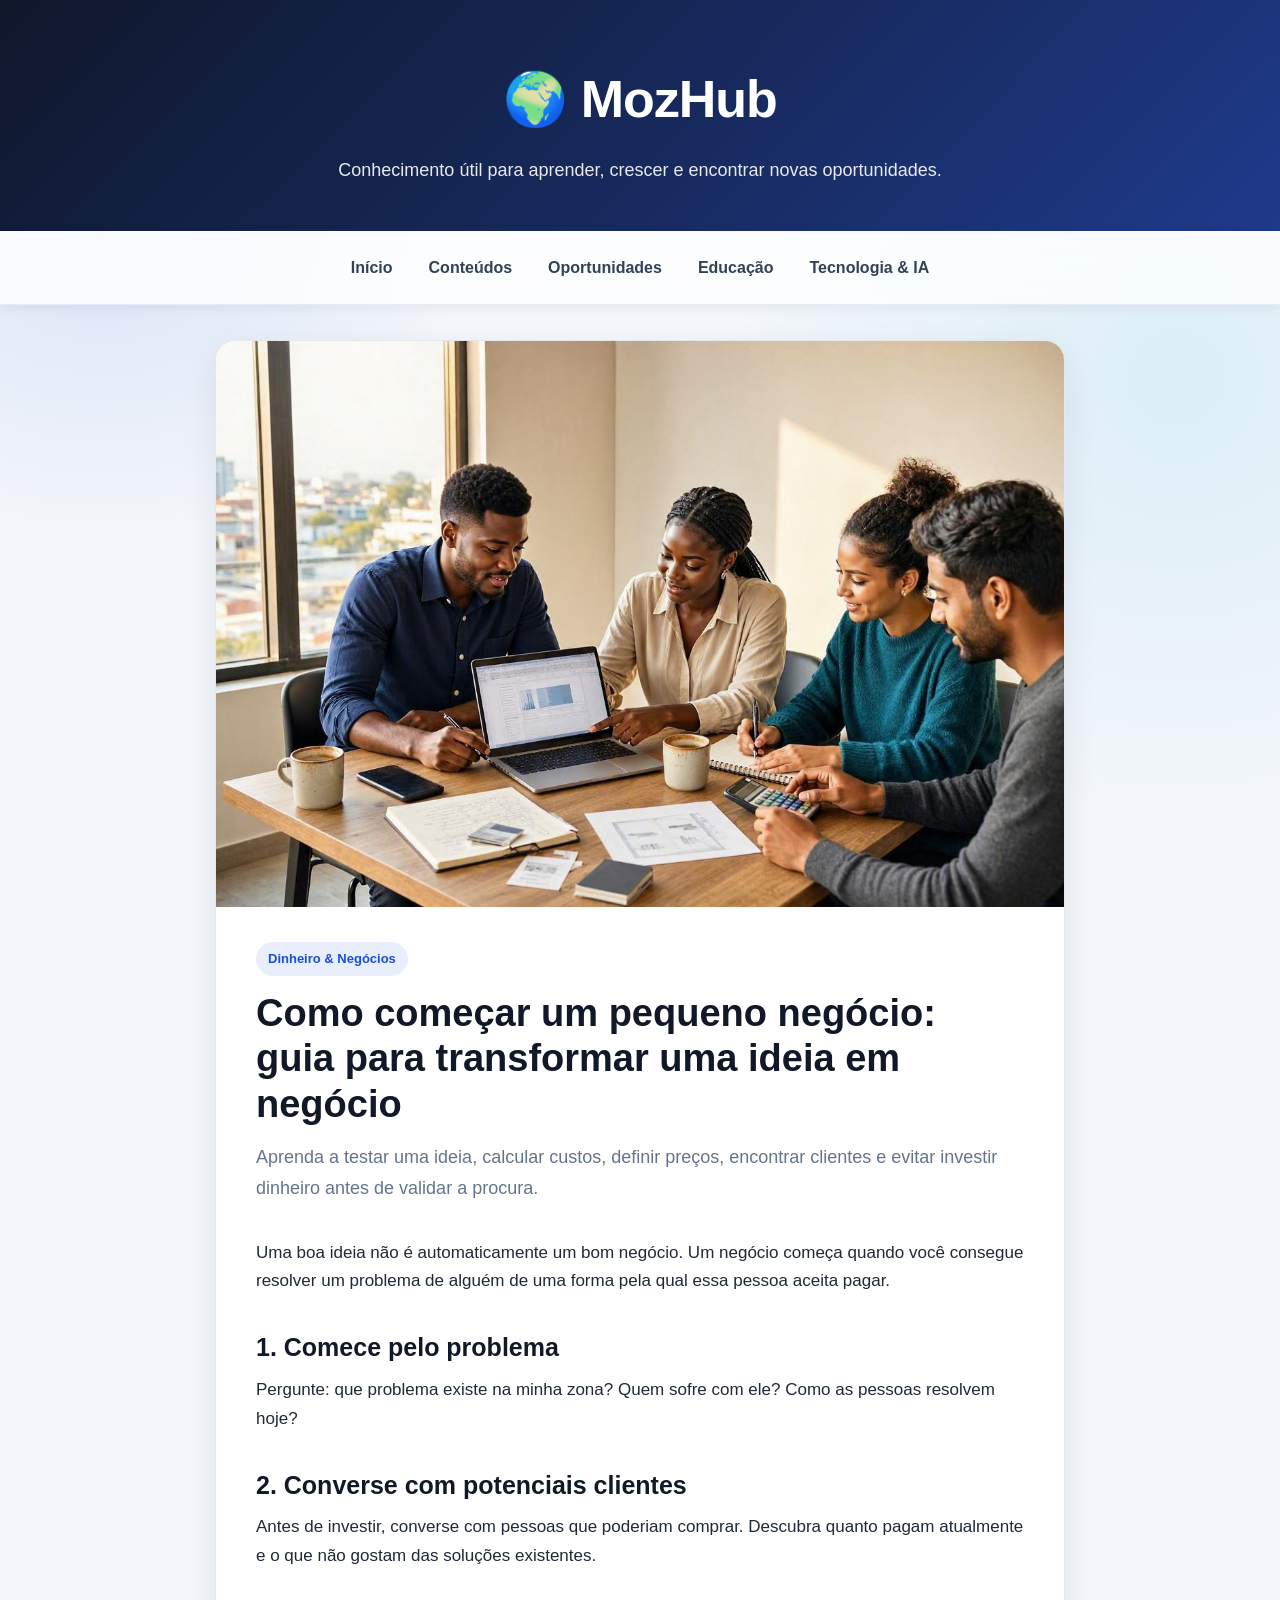
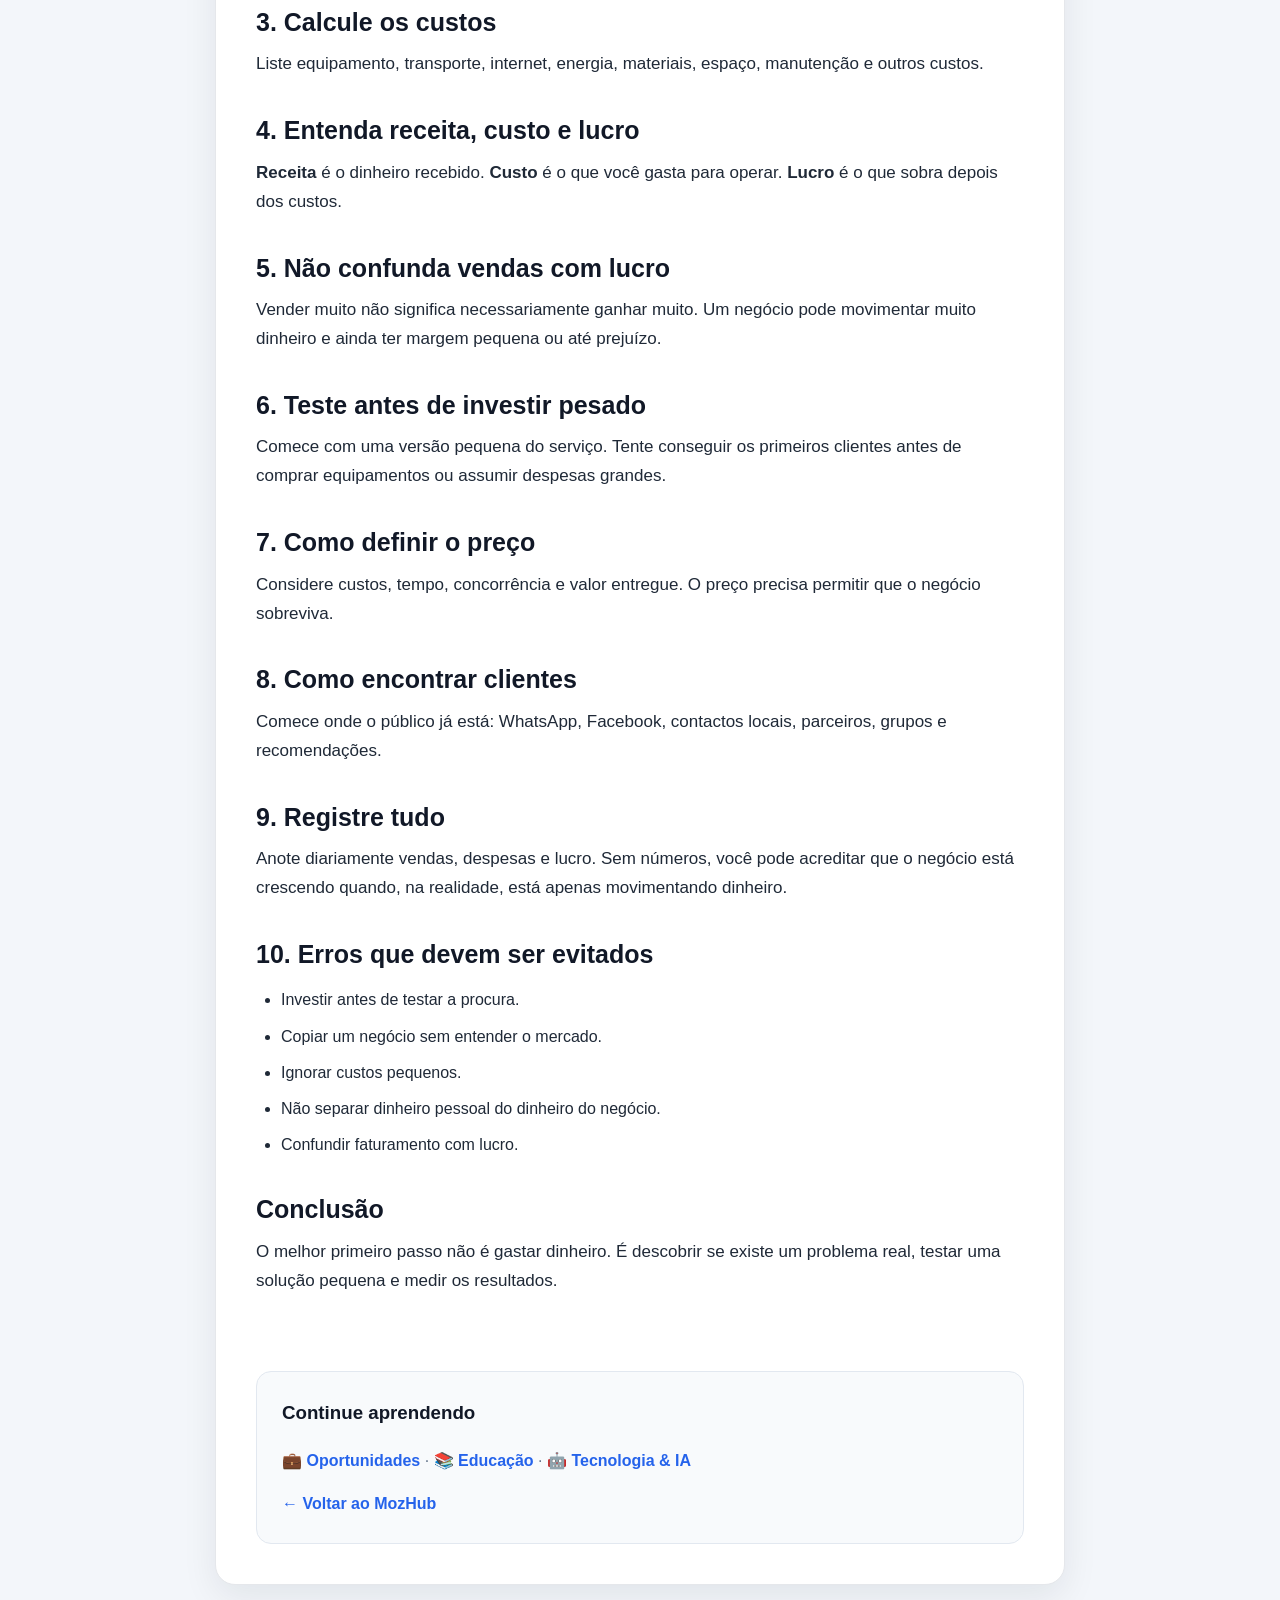
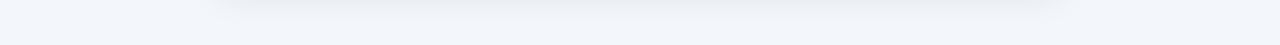
<file: dinhero-negocios.html>
<!DOCTYPE html>
<html lang="pt">
<head>
<meta charset="UTF-8">
<meta name="viewport" content="width=device-width, initial-scale=1.0">
<title>Como começar um pequeno negócio: guia para transformar uma ideia em negócio | MozHub</title>
<meta name="description" content="Aprenda a testar uma ideia, calcular custos, definir preços, encontrar clientes e evitar investir dinheiro antes de validar a procura.">
<link rel="stylesheet" href="style.css">
</head>
<body>
<header><h1>🌍 MozHub</h1><p>Conhecimento útil para aprender, crescer e encontrar novas oportunidades.</p></header>
<nav><a href="index.html">Início</a><a href="index.html#destaques">Conteúdos</a><a href="oportunidades.html">Oportunidades</a><a href="educacao.html">Educação</a><a href="tecnologia-ia.html">Tecnologia &amp; IA</a></nav>
<main>
<article class="pagina-artigo">
<div class="capa-artigo"><img src="negocios.jpg" alt="Jovem empreendedor planejando um pequeno negócio" loading="eager"></div>
<div class="informacoes-artigo"><p id="categoria">Dinheiro &amp; Negócios</p><h2>Como começar um pequeno negócio: guia para transformar uma ideia em negócio</h2><p id="resumo">Aprenda a testar uma ideia, calcular custos, definir preços, encontrar clientes e evitar investir dinheiro antes de validar a procura.</p></div>
<div class="conteudo-artigo">
<p>Uma boa ideia não é automaticamente um bom negócio. Um negócio começa quando você consegue resolver um problema de alguém de uma forma pela qual essa pessoa aceita pagar.</p>
<h3>1. Comece pelo problema</h3><p>Pergunte: que problema existe na minha zona? Quem sofre com ele? Como as pessoas resolvem hoje?</p>
<h3>2. Converse com potenciais clientes</h3><p>Antes de investir, converse com pessoas que poderiam comprar. Descubra quanto pagam atualmente e o que não gostam das soluções existentes.</p>
<h3>3. Calcule os custos</h3><p>Liste equipamento, transporte, internet, energia, materiais, espaço, manutenção e outros custos.</p>
<h3>4. Entenda receita, custo e lucro</h3><p><strong>Receita</strong> é o dinheiro recebido. <strong>Custo</strong> é o que você gasta para operar. <strong>Lucro</strong> é o que sobra depois dos custos.</p>
<h3>5. Não confunda vendas com lucro</h3><p>Vender muito não significa necessariamente ganhar muito. Um negócio pode movimentar muito dinheiro e ainda ter margem pequena ou até prejuízo.</p>
<h3>6. Teste antes de investir pesado</h3><p>Comece com uma versão pequena do serviço. Tente conseguir os primeiros clientes antes de comprar equipamentos ou assumir despesas grandes.</p>
<h3>7. Como definir o preço</h3><p>Considere custos, tempo, concorrência e valor entregue. O preço precisa permitir que o negócio sobreviva.</p>
<h3>8. Como encontrar clientes</h3><p>Comece onde o público já está: WhatsApp, Facebook, contactos locais, parceiros, grupos e recomendações.</p>
<h3>9. Registre tudo</h3><p>Anote diariamente vendas, despesas e lucro. Sem números, você pode acreditar que o negócio está crescendo quando, na realidade, está apenas movimentando dinheiro.</p>
<h3>10. Erros que devem ser evitados</h3><ul><li>Investir antes de testar a procura.</li><li>Copiar um negócio sem entender o mercado.</li><li>Ignorar custos pequenos.</li><li>Não separar dinheiro pessoal do dinheiro do negócio.</li><li>Confundir faturamento com lucro.</li></ul>
<h3>Conclusão</h3><p>O melhor primeiro passo não é gastar dinheiro. É descobrir se existe um problema real, testar uma solução pequena e medir os resultados.</p>
</div>
<div class="proximo-conteudo"><h3>Continue aprendendo</h3><p><a href="oportunidades.html">💼 Oportunidades</a> · <a href="educacao.html">📚 Educação</a> · <a href="tecnologia-ia.html">🤖 Tecnologia &amp; IA</a></p><a href="index.html">← Voltar ao MozHub</a></div>
</article>
</main>
</body>
</html>
</file>
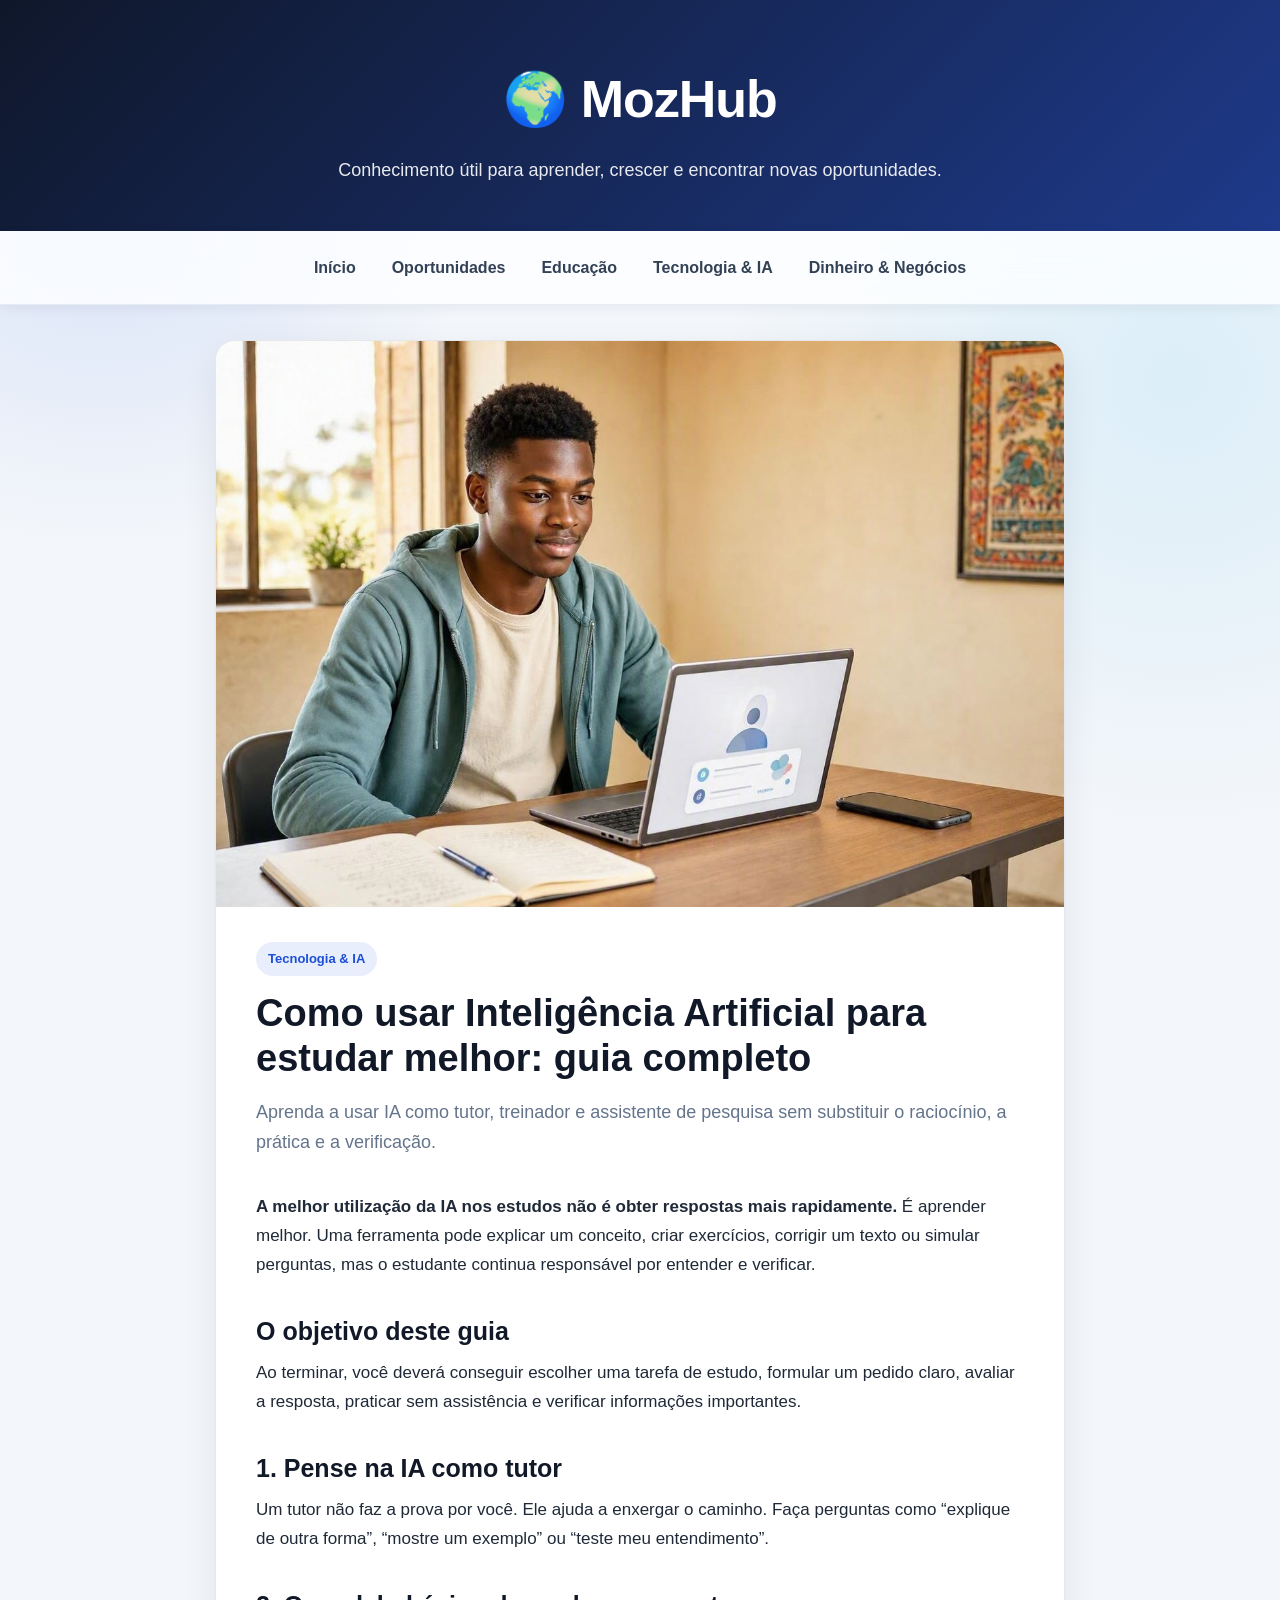
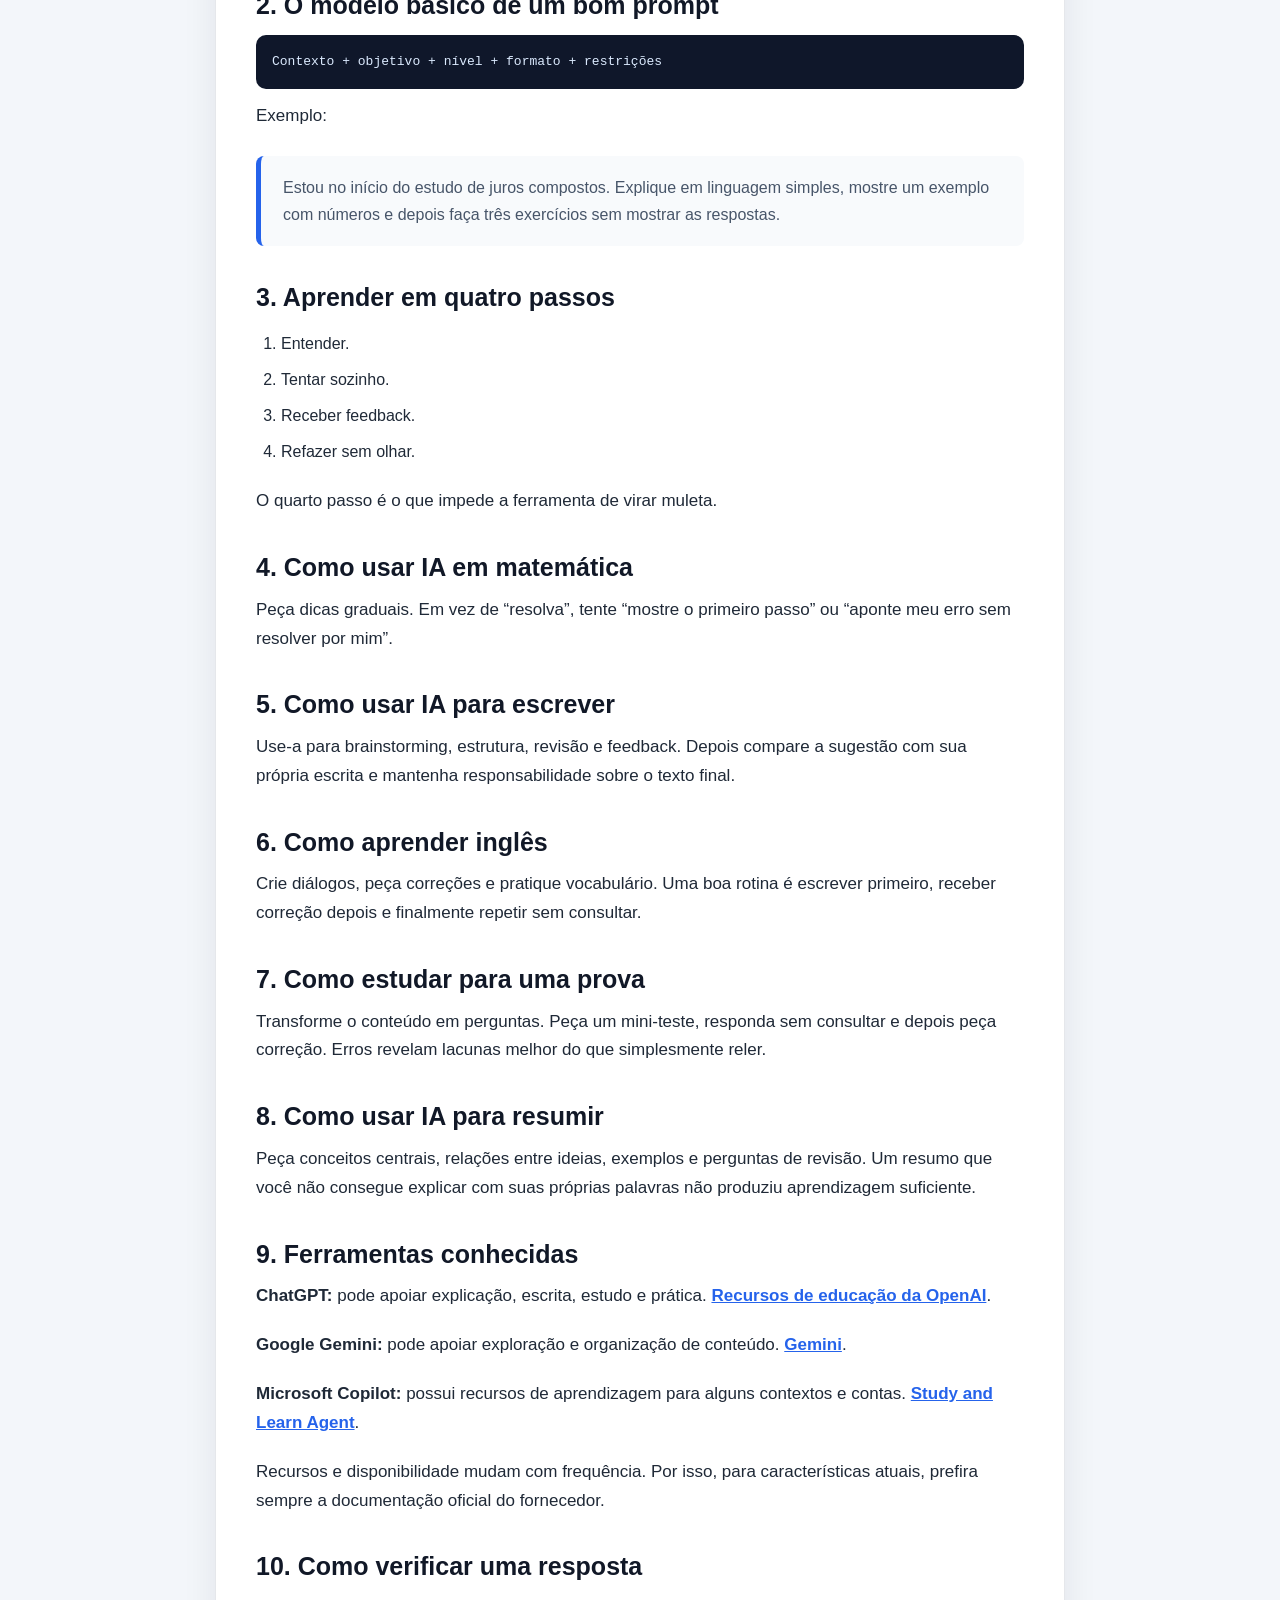
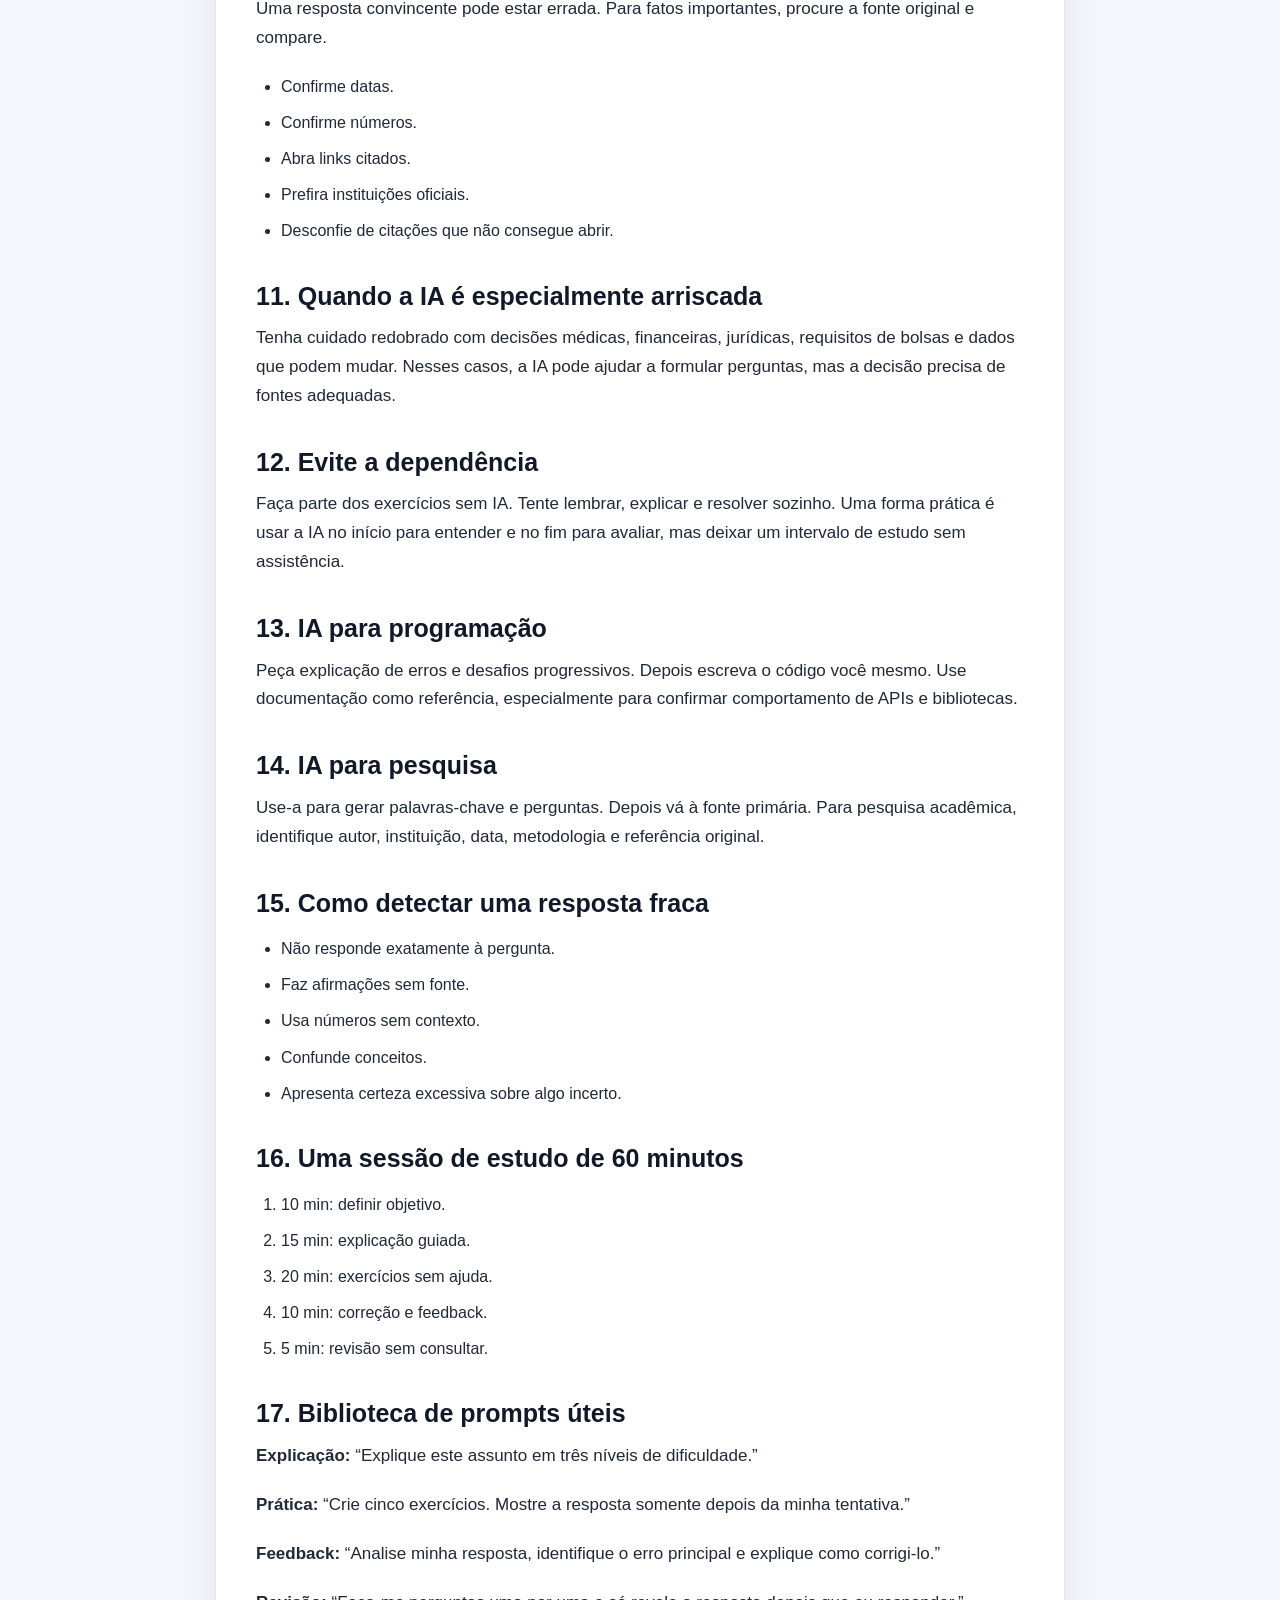
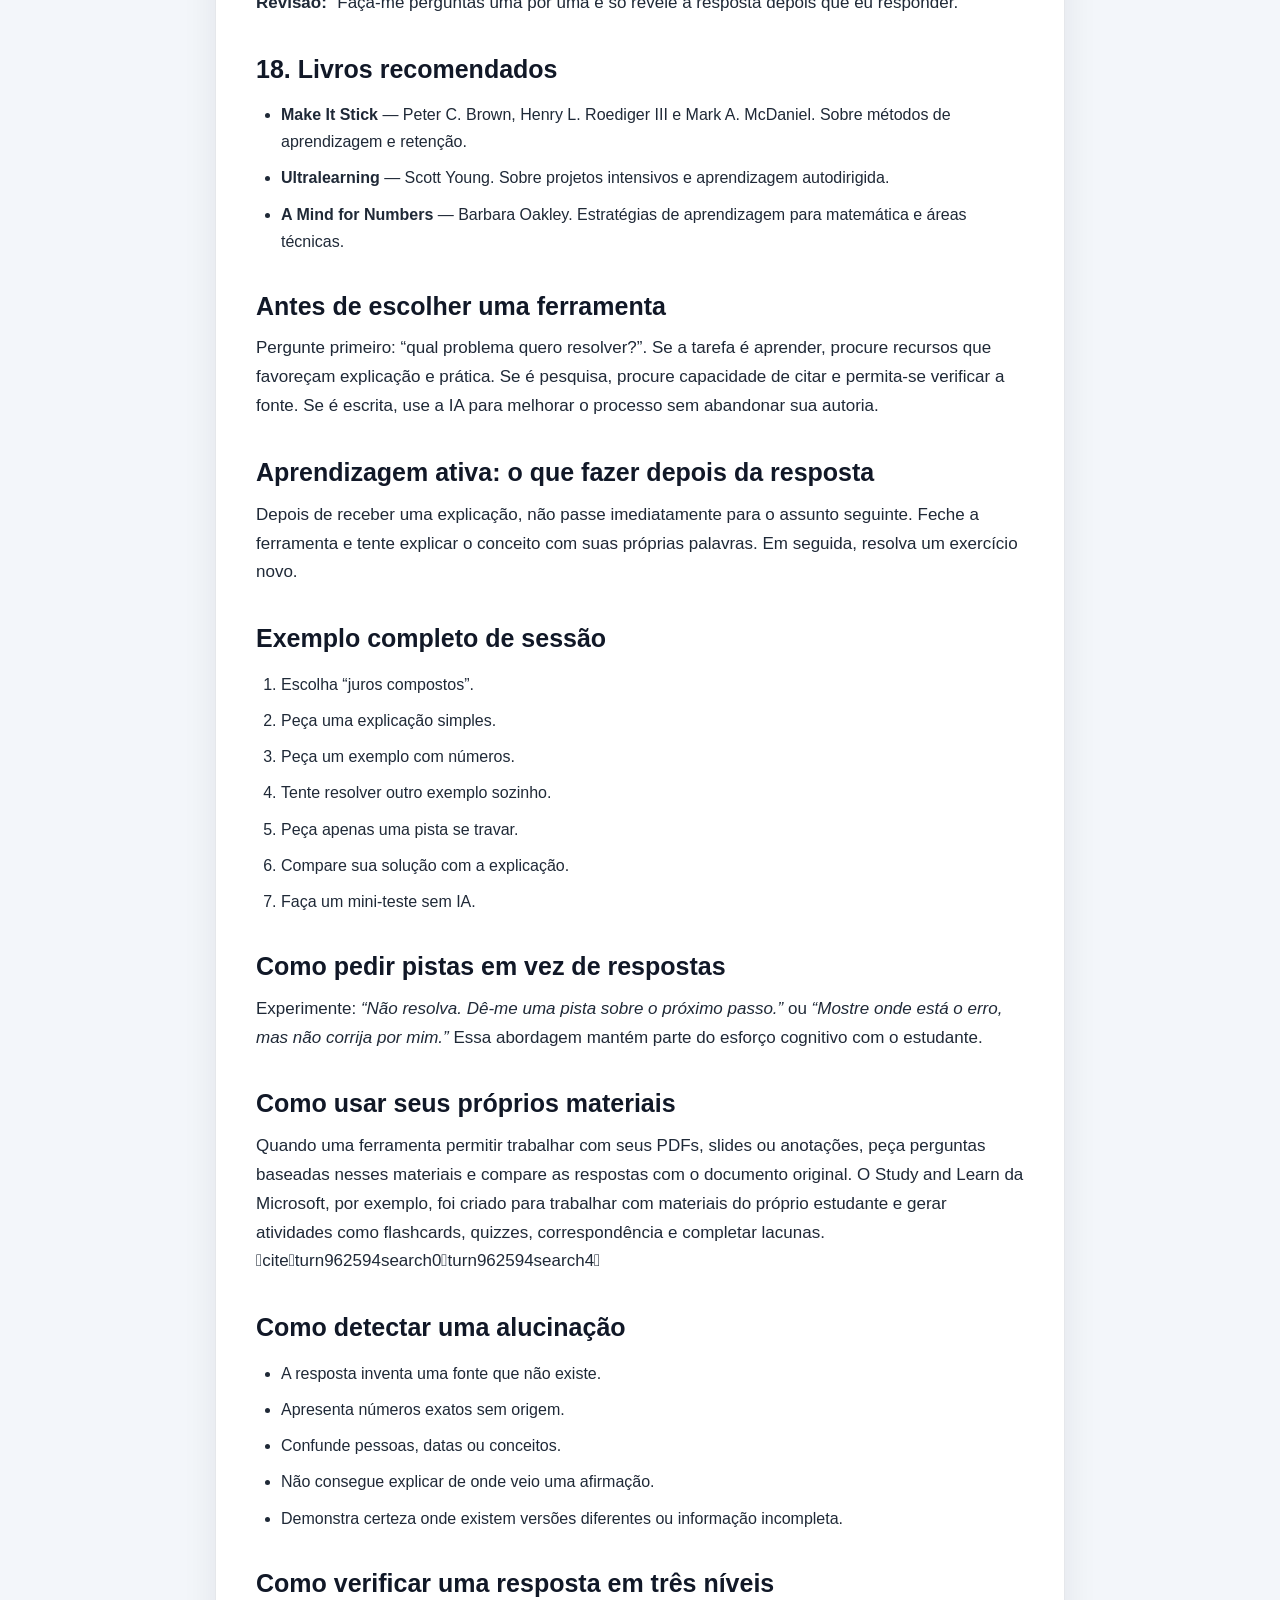
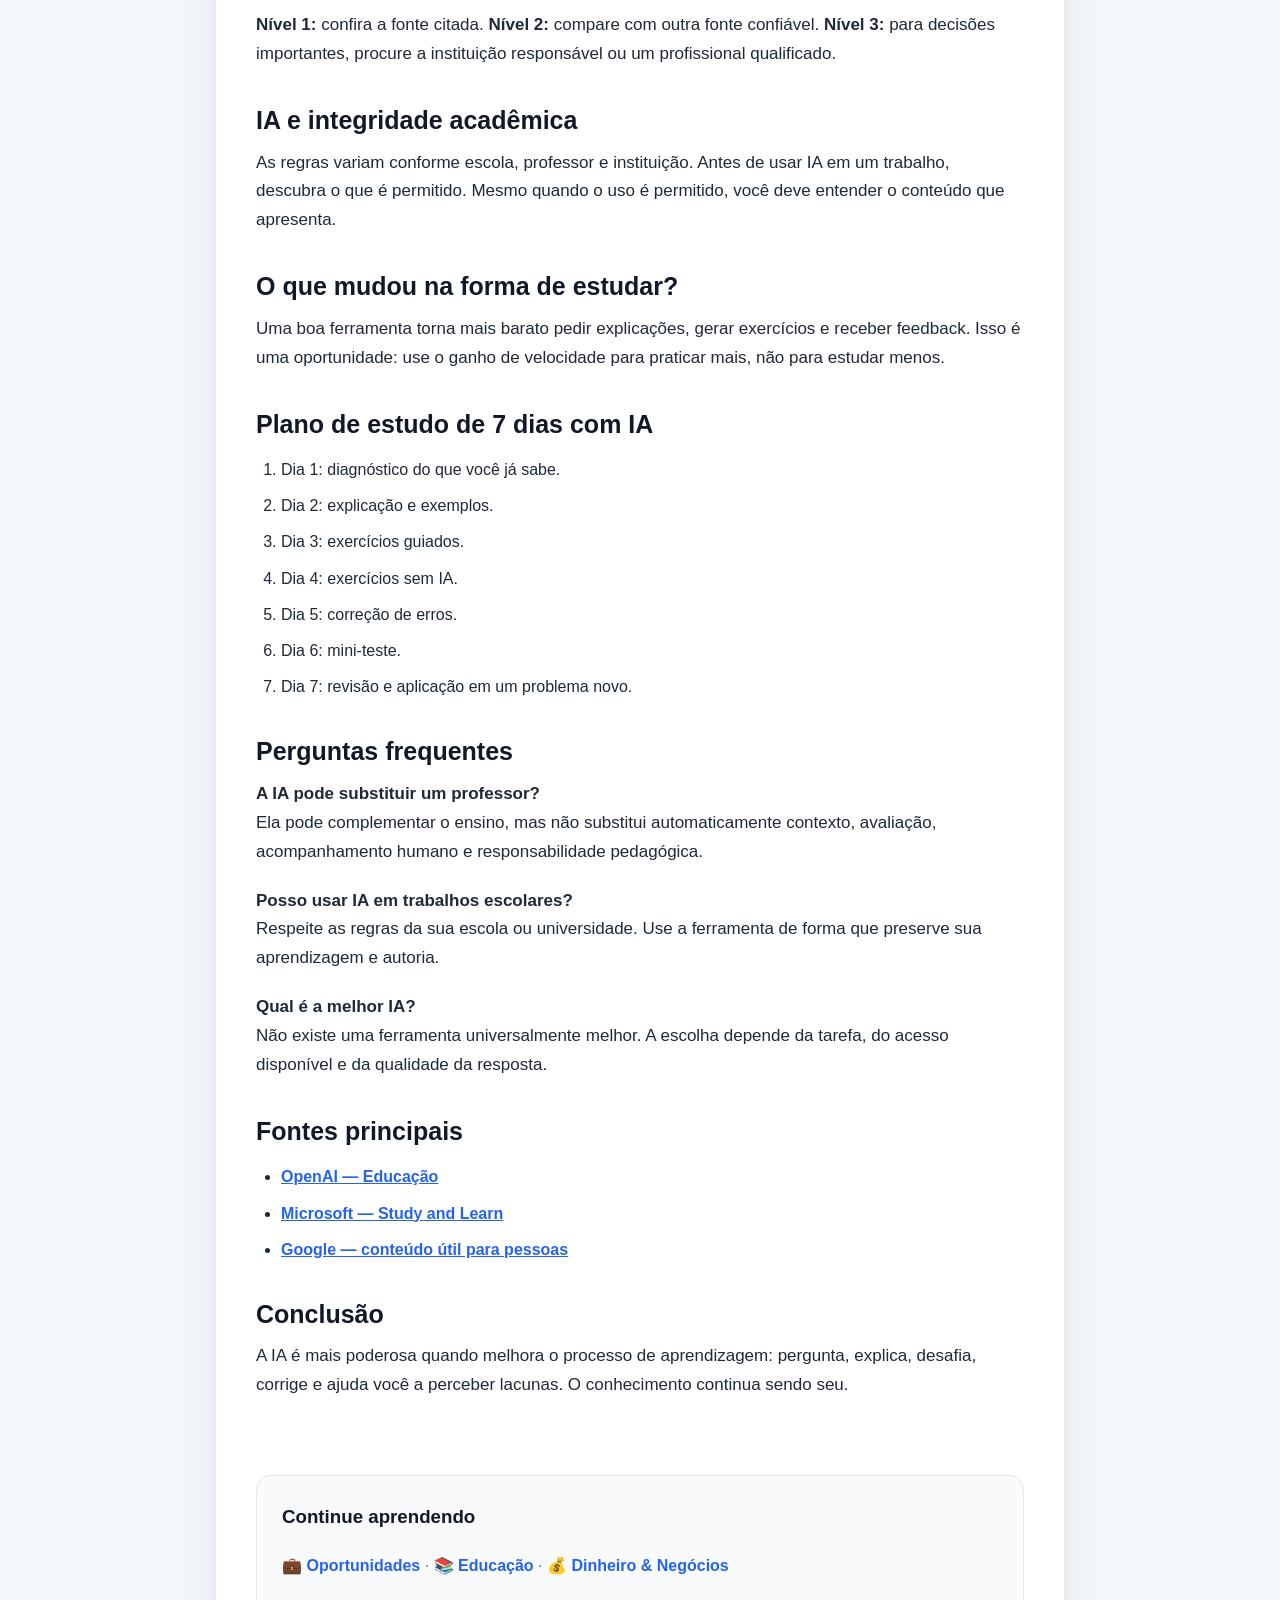
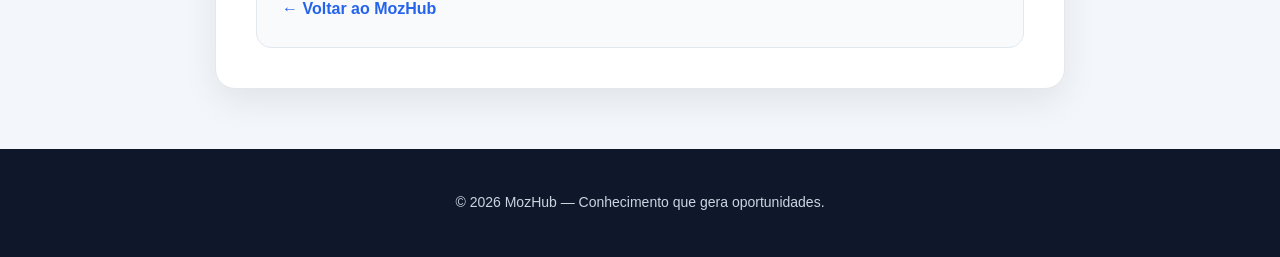
<file: tecnologia-ia.html>
<!DOCTYPE html>
<html lang="pt">
<head>
<meta charset="UTF-8"><meta name="viewport" content="width=device-width, initial-scale=1.0">
<title>Como usar Inteligência Artificial para estudar melhor | MozHub</title>
<meta name="description" content="Guia completo para estudantes usarem inteligência artificial para compreender matérias, praticar, pesquisar, revisar e aprender sem ficar dependentes.">
<link rel="stylesheet" href="style.css">
</head>
<body>
<header><h1>🌍 MozHub</h1><p>Conhecimento útil para aprender, crescer e encontrar novas oportunidades.</p></header>
<nav><a href="index.html">Início</a><a href="oportunidades.html">Oportunidades</a><a href="educacao.html">Educação</a><a href="tecnologia-ia.html">Tecnologia &amp; IA</a><a href="dinheiro-negocios.html">Dinheiro &amp; Negócios</a></nav>
<main><article class="pagina-artigo">
<div class="capa-artigo"><img src="ia-estudantes.jpg" alt="Estudante usando inteligência artificial como apoio ao estudo" loading="eager"></div>
<div class="informacoes-artigo"><p id="categoria">Tecnologia &amp; IA</p><h2>Como usar Inteligência Artificial para estudar melhor: guia completo</h2><p id="resumo">Aprenda a usar IA como tutor, treinador e assistente de pesquisa sem substituir o raciocínio, a prática e a verificação.</p></div>
<div class="conteudo-artigo">
<p><strong>A melhor utilização da IA nos estudos não é obter respostas mais rapidamente.</strong> É aprender melhor. Uma ferramenta pode explicar um conceito, criar exercícios, corrigir um texto ou simular perguntas, mas o estudante continua responsável por entender e verificar.</p>
<h3>O objetivo deste guia</h3>
<p>Ao terminar, você deverá conseguir escolher uma tarefa de estudo, formular um pedido claro, avaliar a resposta, praticar sem assistência e verificar informações importantes.</p>
<h3>1. Pense na IA como tutor</h3>
<p>Um tutor não faz a prova por você. Ele ajuda a enxergar o caminho. Faça perguntas como “explique de outra forma”, “mostre um exemplo” ou “teste meu entendimento”.</p>
<h3>2. O modelo básico de um bom prompt</h3>
<pre>Contexto + objetivo + nível + formato + restrições</pre>
<p>Exemplo:</p>
<blockquote>Estou no início do estudo de juros compostos. Explique em linguagem simples, mostre um exemplo com números e depois faça três exercícios sem mostrar as respostas.</blockquote>
<h3>3. Aprender em quatro passos</h3>
<ol><li>Entender.</li><li>Tentar sozinho.</li><li>Receber feedback.</li><li>Refazer sem olhar.</li></ol>
<p>O quarto passo é o que impede a ferramenta de virar muleta.</p>
<h3>4. Como usar IA em matemática</h3>
<p>Peça dicas graduais. Em vez de “resolva”, tente “mostre o primeiro passo” ou “aponte meu erro sem resolver por mim”.</p>
<h3>5. Como usar IA para escrever</h3>
<p>Use-a para brainstorming, estrutura, revisão e feedback. Depois compare a sugestão com sua própria escrita e mantenha responsabilidade sobre o texto final.</p>
<h3>6. Como aprender inglês</h3>
<p>Crie diálogos, peça correções e pratique vocabulário. Uma boa rotina é escrever primeiro, receber correção depois e finalmente repetir sem consultar.</p>
<h3>7. Como estudar para uma prova</h3>
<p>Transforme o conteúdo em perguntas. Peça um mini-teste, responda sem consultar e depois peça correção. Erros revelam lacunas melhor do que simplesmente reler.</p>
<h3>8. Como usar IA para resumir</h3>
<p>Peça conceitos centrais, relações entre ideias, exemplos e perguntas de revisão. Um resumo que você não consegue explicar com suas próprias palavras não produziu aprendizagem suficiente.</p>
<h3>9. Ferramentas conhecidas</h3>
<p><strong>ChatGPT:</strong> pode apoiar explicação, escrita, estudo e prática. <a href="https://openai.com/education/" target="_blank" rel="noopener">Recursos de educação da OpenAI</a>.</p>
<p><strong>Google Gemini:</strong> pode apoiar exploração e organização de conteúdo. <a href="https://gemini.google.com/" target="_blank" rel="noopener">Gemini</a>.</p>
<p><strong>Microsoft Copilot:</strong> possui recursos de aprendizagem para alguns contextos e contas. <a href="https://support.microsoft.com/en-us/education/copilot/study-learn-agent" target="_blank" rel="noopener">Study and Learn Agent</a>.</p>
<p>Recursos e disponibilidade mudam com frequência. Por isso, para características atuais, prefira sempre a documentação oficial do fornecedor.</p>
<h3>10. Como verificar uma resposta</h3>
<p>Uma resposta convincente pode estar errada. Para fatos importantes, procure a fonte original e compare.</p>
<ul><li>Confirme datas.</li><li>Confirme números.</li><li>Abra links citados.</li><li>Prefira instituições oficiais.</li><li>Desconfie de citações que não consegue abrir.</li></ul>
<h3>11. Quando a IA é especialmente arriscada</h3>
<p>Tenha cuidado redobrado com decisões médicas, financeiras, jurídicas, requisitos de bolsas e dados que podem mudar. Nesses casos, a IA pode ajudar a formular perguntas, mas a decisão precisa de fontes adequadas.</p>
<h3>12. Evite a dependência</h3>
<p>Faça parte dos exercícios sem IA. Tente lembrar, explicar e resolver sozinho. Uma forma prática é usar a IA no início para entender e no fim para avaliar, mas deixar um intervalo de estudo sem assistência.</p>
<h3>13. IA para programação</h3>
<p>Peça explicação de erros e desafios progressivos. Depois escreva o código você mesmo. Use documentação como referência, especialmente para confirmar comportamento de APIs e bibliotecas.</p>
<h3>14. IA para pesquisa</h3>
<p>Use-a para gerar palavras-chave e perguntas. Depois vá à fonte primária. Para pesquisa acadêmica, identifique autor, instituição, data, metodologia e referência original.</p>
<h3>15. Como detectar uma resposta fraca</h3>
<ul><li>Não responde exatamente à pergunta.</li><li>Faz afirmações sem fonte.</li><li>Usa números sem contexto.</li><li>Confunde conceitos.</li><li>Apresenta certeza excessiva sobre algo incerto.</li></ul>
<h3>16. Uma sessão de estudo de 60 minutos</h3>
<ol><li>10 min: definir objetivo.</li><li>15 min: explicação guiada.</li><li>20 min: exercícios sem ajuda.</li><li>10 min: correção e feedback.</li><li>5 min: revisão sem consultar.</li></ol>
<h3>17. Biblioteca de prompts úteis</h3>
<p><strong>Explicação:</strong> “Explique este assunto em três níveis de dificuldade.”</p>
<p><strong>Prática:</strong> “Crie cinco exercícios. Mostre a resposta somente depois da minha tentativa.”</p>
<p><strong>Feedback:</strong> “Analise minha resposta, identifique o erro principal e explique como corrigi-lo.”</p>
<p><strong>Revisão:</strong> “Faça-me perguntas uma por uma e só revele a resposta depois que eu responder.”</p>
<h3>18. Livros recomendados</h3>
<ul><li><strong>Make It Stick</strong> — Peter C. Brown, Henry L. Roediger III e Mark A. McDaniel. Sobre métodos de aprendizagem e retenção.</li><li><strong>Ultralearning</strong> — Scott Young. Sobre projetos intensivos e aprendizagem autodirigida.</li><li><strong>A Mind for Numbers</strong> — Barbara Oakley. Estratégias de aprendizagem para matemática e áreas técnicas.</li></ul>

<h3>Antes de escolher uma ferramenta</h3>
<p>Pergunte primeiro: “qual problema quero resolver?”. Se a tarefa é aprender, procure recursos que favoreçam explicação e prática. Se é pesquisa, procure capacidade de citar e permita-se verificar a fonte. Se é escrita, use a IA para melhorar o processo sem abandonar sua autoria.</p>
<h3>Aprendizagem ativa: o que fazer depois da resposta</h3>
<p>Depois de receber uma explicação, não passe imediatamente para o assunto seguinte. Feche a ferramenta e tente explicar o conceito com suas próprias palavras. Em seguida, resolva um exercício novo.</p>
<h3>Exemplo completo de sessão</h3>
<ol><li>Escolha “juros compostos”.</li><li>Peça uma explicação simples.</li><li>Peça um exemplo com números.</li><li>Tente resolver outro exemplo sozinho.</li><li>Peça apenas uma pista se travar.</li><li>Compare sua solução com a explicação.</li><li>Faça um mini-teste sem IA.</li></ol>
<h3>Como pedir pistas em vez de respostas</h3>
<p>Experimente: <em>“Não resolva. Dê-me uma pista sobre o próximo passo.”</em> ou <em>“Mostre onde está o erro, mas não corrija por mim.”</em> Essa abordagem mantém parte do esforço cognitivo com o estudante.</p>
<h3>Como usar seus próprios materiais</h3>
<p>Quando uma ferramenta permitir trabalhar com seus PDFs, slides ou anotações, peça perguntas baseadas nesses materiais e compare as respostas com o documento original. O Study and Learn da Microsoft, por exemplo, foi criado para trabalhar com materiais do próprio estudante e gerar atividades como flashcards, quizzes, correspondência e completar lacunas. citeturn962594search0turn962594search4</p>
<h3>Como detectar uma alucinação</h3>
<ul><li>A resposta inventa uma fonte que não existe.</li><li>Apresenta números exatos sem origem.</li><li>Confunde pessoas, datas ou conceitos.</li><li>Não consegue explicar de onde veio uma afirmação.</li><li>Demonstra certeza onde existem versões diferentes ou informação incompleta.</li></ul>
<h3>Como verificar uma resposta em três níveis</h3>
<p><strong>Nível 1:</strong> confira a fonte citada. <strong>Nível 2:</strong> compare com outra fonte confiável. <strong>Nível 3:</strong> para decisões importantes, procure a instituição responsável ou um profissional qualificado.</p>
<h3>IA e integridade acadêmica</h3>
<p>As regras variam conforme escola, professor e instituição. Antes de usar IA em um trabalho, descubra o que é permitido. Mesmo quando o uso é permitido, você deve entender o conteúdo que apresenta.</p>
<h3>O que mudou na forma de estudar?</h3>
<p>Uma boa ferramenta torna mais barato pedir explicações, gerar exercícios e receber feedback. Isso é uma oportunidade: use o ganho de velocidade para praticar mais, não para estudar menos.</p>
<h3>Plano de estudo de 7 dias com IA</h3>
<ol><li>Dia 1: diagnóstico do que você já sabe.</li><li>Dia 2: explicação e exemplos.</li><li>Dia 3: exercícios guiados.</li><li>Dia 4: exercícios sem IA.</li><li>Dia 5: correção de erros.</li><li>Dia 6: mini-teste.</li><li>Dia 7: revisão e aplicação em um problema novo.</li></ol>

<h3>Perguntas frequentes</h3>
<p><strong>A IA pode substituir um professor?</strong><br>Ela pode complementar o ensino, mas não substitui automaticamente contexto, avaliação, acompanhamento humano e responsabilidade pedagógica.</p>
<p><strong>Posso usar IA em trabalhos escolares?</strong><br>Respeite as regras da sua escola ou universidade. Use a ferramenta de forma que preserve sua aprendizagem e autoria.</p>
<p><strong>Qual é a melhor IA?</strong><br>Não existe uma ferramenta universalmente melhor. A escolha depende da tarefa, do acesso disponível e da qualidade da resposta.</p>
<h3>Fontes principais</h3>
<ul><li><a href="https://openai.com/education/" target="_blank" rel="noopener">OpenAI — Educação</a></li><li><a href="https://support.microsoft.com/en-us/education/copilot/study-learn-agent" target="_blank" rel="noopener">Microsoft — Study and Learn</a></li><li><a href="https://developers.google.com/search/docs/fundamentals/creating-helpful-content" target="_blank" rel="noopener">Google — conteúdo útil para pessoas</a></li></ul>
<h3>Conclusão</h3>
<p>A IA é mais poderosa quando melhora o processo de aprendizagem: pergunta, explica, desafia, corrige e ajuda você a perceber lacunas. O conhecimento continua sendo seu.</p>
</div>
<div class="proximo-conteudo"><h3>Continue aprendendo</h3><p><a href="oportunidades.html">💼 Oportunidades</a> · <a href="educacao.html">📚 Educação</a> · <a href="dinheiro-negocios.html">💰 Dinheiro &amp; Negócios</a></p><a href="index.html">← Voltar ao MozHub</a></div>
</article></main><footer><p>© 2026 MozHub — Conhecimento que gera oportunidades.</p></footer>
</body></html>
</file>
<file: style.css>
﻿/* ==============================
   MOZHUB - DESIGN PRINCIPAL
   ============================== */

:root {
    --fundo: #f3f6fa;
    --superficie: #ffffff;
    --texto: #1f2937;
    --texto-suave: #64748b;
    --borda: #e5e7eb;
    --primaria: #2563eb;
    --primaria-escura: #1d4ed8;
    --sombra: rgba(15, 23, 42, 0.08);
    --aurora-um: rgba(37, 99, 235, 0.14);
    --aurora-dois: rgba(14, 165, 233, 0.1);
}

* {
    box-sizing: border-box;
}

html {
    scroll-behavior: smooth;
}

::selection {
    background: #bfdbfe;
    color: #172554;
}

::-webkit-scrollbar {
    width: 10px;
}

::-webkit-scrollbar-track {
    background: var(--fundo);
}

::-webkit-scrollbar-thumb {
    border: 3px solid var(--fundo);
    border-radius: 999px;
    background: #93c5fd;
}

body {
    margin: 0;
    font-family: Arial, Helvetica, sans-serif;
    background: var(--fundo);
    color: var(--texto);
    line-height: 1.7;
    background-image:
        radial-gradient(circle at 8% 18%, var(--aurora-um), transparent 24rem),
        radial-gradient(circle at 92% 42%, var(--aurora-dois), transparent 28rem);
    background-attachment: fixed;
}

/* ==============================
   CABEÇALHO
   ============================== */

header {
    background:
        linear-gradient(135deg, #0f172a, #1e3a8a);
    color: white;
    text-align: center;
    padding: 55px 20px 45px;
}

header.hero {
    position: relative;
    text-align: left;
    padding: 88px 20px 82px;
    overflow: hidden;
    background:
        linear-gradient(135deg, rgba(15, 23, 42, 0.98), rgba(30, 64, 175, 0.92)),
        radial-gradient(circle at 78% 20%, #38bdf8, transparent 20rem);
}

header.hero::after {
    content: "";
    position: absolute;
    width: 360px;
    height: 360px;
    right: 8%;
    top: -150px;
    border: 1px solid rgba(147, 197, 253, 0.3);
    border-radius: 50%;
    box-shadow: 0 0 0 35px rgba(147, 197, 253, 0.05), 0 0 0 70px rgba(147, 197, 253, 0.04);
    animation: orbitar 18s linear infinite;
}

@keyframes orbitar {
    from { transform: rotate(0deg) translateX(8px) rotate(0deg); }
    to { transform: rotate(360deg) translateX(8px) rotate(-360deg); }
}

.hero-conteudo {
    position: relative;
    z-index: 1;
    max-width: 850px;
    margin: 0 auto;
}

.eyebrow {
    margin: 0 0 12px;
    color: #60a5fa;
    font-size: 12px;
    font-weight: 800;
    letter-spacing: 0.16em;
}

header.hero h1 {
    max-width: 720px;
    font-size: clamp(40px, 7vw, 68px);
    line-height: 1.05;
    letter-spacing: -0.045em;
    background: linear-gradient(110deg, #fff 30%, #bfdbfe 75%, #67e8f9);
    -webkit-background-clip: text;
    background-clip: text;
    color: transparent;
}

header.hero p:not(.eyebrow) {
    max-width: 620px;
    margin-left: 0;
    font-size: 20px;
}

.botao-hero {
    display: inline-flex;
    gap: 12px;
    align-items: center;
    margin-top: 28px;
    padding: 13px 19px;
    border-radius: 10px;
    background: #fff;
    color: #1d4ed8;
    font-weight: 800;
    text-decoration: none;
}

header h1 {
    margin: 0;
    font-size: 52px;
    letter-spacing: -1px;
    font-weight: 800;
}

header p {
    margin: 12px auto 0;
    max-width: 650px;
    font-size: 18px;
    opacity: 0.9;
}

/* ==============================
   MENU
   ============================== */

nav {
    position: sticky;
    top: 0;
    z-index: 1000;

    display: flex;
    justify-content: center;
    align-items: center;
    flex-wrap: wrap;

    gap: 8px;

    padding: 14px 15px;

    background: rgba(255, 255, 255, 0.78);
    border-bottom: 1px solid rgba(226, 232, 240, 0.8);
    backdrop-filter: blur(18px) saturate(150%);
    -webkit-backdrop-filter: blur(18px) saturate(150%);

    box-shadow: 0 3px 12px rgba(15, 23, 42, 0.06);
}

nav a {
    position: relative;
    color: #334155;
    text-decoration: none;
    font-weight: 700;
    padding: 9px 14px;
    border-radius: 20px;
    transition: 0.2s ease;
}

nav a:hover {
    background: #e8eefc;
    color: #1d4ed8;
}

nav a::after {
    content: "";
    position: absolute;
    right: 14px;
    bottom: 4px;
    left: 14px;
    height: 2px;
    border-radius: 99px;
    background: var(--primaria);
    transform: scaleX(0);
    transform-origin: right;
    transition: transform 0.25s ease;
}

nav a:hover::after {
    transform: scaleX(1);
    transform-origin: left;
}

.botao-tema {
    border: 1px solid var(--borda);
    border-radius: 20px;
    padding: 8px 12px;
    background: var(--superficie);
    color: var(--texto);
    cursor: pointer;
    font-size: 16px;
}

/* ==============================
   ÁREA PRINCIPAL
   ============================== */

main {
    width: 100%;
    max-width: 1150px;
    margin: 0 auto;
    padding: 35px 20px 60px;
}

/* ==============================
   PESQUISA
   ============================== */

.pesquisa {
    display: flex;
    max-width: 850px;
    margin: 0 auto 38px;
    gap: 10px;
}

.pesquisa input {
    flex: 1;
    min-width: 0;

    padding: 15px 18px;

    font-size: 16px;

    border: 1px solid #d1d5db;
    border-radius: 12px;

    outline: none;
    background: var(--superficie);
    color: var(--texto);

    box-shadow: 0 5px 18px rgba(15, 23, 42, 0.05);

    transition: 0.2s ease;
}

.pesquisa input:focus {
    border-color: #2563eb;
    box-shadow: 0 0 0 3px rgba(37, 99, 235, 0.12);
}

.pesquisa button {
    padding: 15px 22px;

    border: none;
    border-radius: 12px;

    background: #2563eb;
    color: white;

    font-weight: 700;
    font-size: 15px;

    cursor: pointer;

    transition: 0.2s ease;
}

.pesquisa button:hover {
    background: #1d4ed8;
    transform: translateY(-1px);
}

/* ==============================
   TÍTULOS DAS SEÇÕES
   ============================== */

.destaque h2 {
    margin: 0 0 22px;
    font-size: 30px;
    color: #111827;
}

.titulo-secao {
    display: flex;
    align-items: end;
    justify-content: space-between;
    gap: 20px;
    margin-bottom: 22px;
}

.titulo-secao h2 {
    margin-bottom: 0;
}

.contador {
    margin: 0 0 4px;
    color: var(--texto-suave);
    font-size: 14px;
}

/* ==============================
   CARTÕES
   ============================== */

.cartoes {
    display: grid;
    grid-template-columns: repeat(2, minmax(0, 1fr));
    gap: 24px;
}

.cartoes article {
    position: relative;

    background: var(--superficie);

    padding: 0;

    border: 1px solid var(--borda);
    border-radius: 18px;

    box-shadow: 0 8px 24px var(--sombra);

    transition:
        transform 0.25s ease,
        box-shadow 0.25s ease;
    isolation: isolate;
    overflow: hidden;
}

.imagem-cartao {
    display: block;
    width: 100%;
    height: 175px;
    object-fit: cover;
    filter: saturate(0.9);
    transition: transform 0.5s ease, filter 0.5s ease;
}

.cartoes article:hover .imagem-cartao {
    transform: scale(1.06);
    filter: saturate(1.18);
}

.conteudo-cartao {
    padding: 23px 26px 27px;
}

.etiqueta-cartao {
    display: inline-block;
    margin-bottom: 9px;
    color: var(--primaria);
    font-size: 11px;
    font-weight: 800;
    letter-spacing: 0.12em;
}

.cartoes article h3 {
    margin-top: 0;
}

.mini-demonstracao {
    display: flex;
    align-items: center;
    gap: 6px;
    flex-wrap: wrap;
    min-height: 42px;
    margin: 17px 0 14px;
    padding: 9px 10px;
    border: 1px solid #dbeafe;
    border-radius: 10px;
    background: #eff6ff;
    color: #1e40af;
    font-size: 12px;
    font-weight: 700;
    box-shadow: inset 0 1px rgba(255, 255, 255, 0.8);
}

.mini-demonstracao span,
.mini-demonstracao strong {
    padding: 4px 7px;
    border-radius: 6px;
    background: rgba(255, 255, 255, 0.75);
}

.mini-demonstracao b {
    color: #60a5fa;
}

.mini-demonstracao.passos {
    border-color: #d1fae5;
    background: #ecfdf5;
    color: #047857;
}

.mini-demonstracao.codigo {
    border-color: #ede9fe;
    background: #f5f3ff;
    color: #6d28d9;
}

.mini-demonstracao.financas {
    border-color: #fef3c7;
    background: #fffbeb;
    color: #a16207;
}

.exemplo-cartao {
    min-height: 48px;
    margin-bottom: 18px !important;
    font-size: 14px;
}

.cartoes article:hover {
    transform: translateY(-8px) rotate(0.2deg);

    box-shadow:
        0 20px 45px rgba(15, 23, 42, 0.15), 0 0 0 1px rgba(96, 165, 250, 0.28);
}

.cartoes article::before {
    content: "";
    position: absolute;
    z-index: -1;
    width: 180px;
    height: 180px;
    top: -85px;
    right: -65px;
    border-radius: 50%;
    background: radial-gradient(circle, rgba(125, 211, 252, 0.22), transparent 68%);
    transition: transform 0.35s ease;
}

.cartoes article:hover::before {
    transform: scale(1.8);
}

.cartoes article h3 {
    margin: 0 0 10px;
    font-size: 23px;
    color: #111827;
}

.cartoes article p {
    margin: 0 0 17px;
    color: #64748b;
}

.cartoes article a {
    display: inline-block;

    color: #2563eb;
    text-decoration: none;

    font-weight: 700;
}

.cartoes article a:hover {
    text-decoration: underline;
}

/* ==============================
   RESULTADOS DA PESQUISA
   ============================== */

#resultados {
    margin-bottom: 35px;
}

#resultados article {
    background: var(--superficie);

    margin-bottom: 18px;
    padding: 24px;

    border: 1px solid var(--borda);
    border-radius: 15px;

    box-shadow: 0 6px 20px rgba(15, 23, 42, 0.05);
}

#resultados article h3 {
    margin-top: 0;
    margin-bottom: 8px;
}

#resultados article p {
    color: #64748b;
}

#resultados article a {
    color: #2563eb;
    text-decoration: none;
    font-weight: 700;
}

/* ==============================
   PÁGINA DO ARTIGO
   ============================== */

.pagina-artigo {
    max-width: 850px;
    margin: 0 auto;

    background: var(--superficie);

    border: 1px solid var(--borda);
    border-radius: 20px;

    overflow: hidden;

    box-shadow: 0 12px 35px rgba(15, 23, 42, 0.08);
}

/* ==============================
   CAPA DO ARTIGO
   ============================== */

.capa-artigo {
    width: 100%;
    background: #e5e7eb;
    overflow: hidden;
}

.capa-artigo img {
    display: block;

    width: 100%;

    aspect-ratio: 3 / 2;

    object-fit: cover;
}

/* ==============================
   INFORMAÇÕES DO ARTIGO
   ============================== */

.informacoes-artigo {
    padding: 35px 40px 10px;
}

.informacoes-artigo #categoria {
    display: inline-block;

    margin: 0 0 15px;

    padding: 6px 12px;

    border-radius: 20px;

    background: #e8eefc;
    color: #1d4ed8;

    font-size: 13px;
    font-weight: 700;
}

.informacoes-artigo h2 {
    margin: 0 0 15px;

    color: #111827;

    font-size: 38px;
    line-height: 1.2;
}

.informacoes-artigo #resumo {
    margin: 0;

    color: #64748b;

    font-size: 18px;
}

/* ==============================
   CONTEÚDO
   ============================== */

.conteudo-artigo {
    padding: 25px 40px 45px;
}

.conteudo-artigo p {
    margin: 0 0 20px;
    font-size: 17px;
}

.conteudo-artigo h3 {
    margin: 35px 0 12px;

    color: #111827;

    font-size: 25px;
    line-height: 1.3;
}

.conteudo-artigo ul,
.conteudo-artigo ol {
    padding-left: 25px;
    margin-bottom: 22px;
}

.conteudo-artigo li {
    margin-bottom: 9px;
}

.conteudo-artigo a {
    color: #2563eb;
    font-weight: 700;
}

.conteudo-artigo blockquote {
    margin: 25px 0;

    padding: 18px 22px;

    border-left: 5px solid #2563eb;

    background: #f8fafc;

    color: #475569;

    border-radius: 8px;
}

.conteudo-artigo pre {
    overflow-x: auto;
    padding: 16px;
    border-radius: 10px;
    background: #0f172a;
    color: #dbeafe;
}

footer {
    display: flex;
    justify-content: center;
    gap: 14px;
    flex-wrap: wrap;
    padding: 28px 20px;
    background: #0f172a;
    color: #cbd5e1;
    font-size: 14px;
}

footer strong {
    color: #fff;
}

.sr-only {
    position: absolute;
    width: 1px;
    height: 1px;
    padding: 0;
    margin: -1px;
    overflow: hidden;
    clip: rect(0, 0, 0, 0);
    white-space: nowrap;
    border: 0;
}

body.tema-escuro {
    --fundo: #0f172a;
    --superficie: #172033;
    --texto: #e5e7eb;
    --texto-suave: #a8b4c7;
    --borda: #334155;
    --sombra: rgba(0, 0, 0, 0.2);
    --aurora-um: rgba(37, 99, 235, 0.2);
    --aurora-dois: rgba(14, 165, 233, 0.12);
}

body.tema-escuro nav {
    background: rgba(15, 23, 42, 0.96);
    border-bottom-color: rgba(51, 65, 85, 0.8);
}

body.tema-escuro nav a {
    color: #cbd5e1;
}

body.tema-escuro .cartoes article h3,
body.tema-escuro .destaque h2,
body.tema-escuro .informacoes-artigo h2,
body.tema-escuro .conteudo-artigo h3,
body.tema-escuro .proximo-conteudo h3 {
    color: #f8fafc;
}

body.tema-escuro .proximo-conteudo,
body.tema-escuro .conteudo-artigo blockquote {
    background: #1e293b;
    border-color: #334155;
}

body.tema-escuro .informacoes-artigo #resumo,
body.tema-escuro #resultados article p,
body.tema-escuro .cartoes article p {
    color: var(--texto-suave);
}

body.tema-escuro .mini-demonstracao span,
body.tema-escuro .mini-demonstracao strong {
    background: rgba(15, 23, 42, 0.55);
}

body.tema-escuro .mini-demonstracao {
    box-shadow: inset 0 1px rgba(255, 255, 255, 0.05);
}

@media (prefers-reduced-motion: reduce) {
    html {
        scroll-behavior: auto;
    }

    *,
    *::before,
    *::after {
        animation-duration: 0.01ms !important;
        animation-iteration-count: 1 !important;
        transition-duration: 0.01ms !important;
    }
}

body.tema-escuro .mini-demonstracao {
    border-color: #334155;
    background: #1e293b;
    color: #bfdbfe;
}

body.tema-escuro .mini-demonstracao.passos {
    color: #a7f3d0;
}

body.tema-escuro .mini-demonstracao.codigo {
    color: #ddd6fe;
}

body.tema-escuro .mini-demonstracao.financas {
    color: #fde68a;
}

/* ==============================
   CONTINUE APRENDENDO
   ============================== */

.proximo-conteudo {
    margin: 10px 40px 40px;

    padding: 25px;

    background: #f8fafc;

    border: 1px solid #e2e8f0;
    border-radius: 15px;
}

.proximo-conteudo h3 {
    margin-top: 0;
    color: #111827;
}

.proximo-conteudo p {
    color: #64748b;
}

.proximo-conteudo a {
    color: #2563eb;
    text-decoration: none;
    font-weight: 700;
}

/* ==============================
   RESPONSIVIDADE
   ============================== */

@media (max-width: 800px) {

    header {
        padding: 42px 18px 35px;
    }

    header h1 {
        font-size: 40px;
    }

    header p {
        font-size: 16px;
    }

    .cartoes {
        grid-template-columns: 1fr;
    }

    .titulo-secao {
        align-items: flex-start;
        flex-direction: column;
        gap: 4px;
    }

    .informacoes-artigo {
        padding: 28px 24px 10px;
    }

    .informacoes-artigo h2 {
        font-size: 30px;
    }

    .conteudo-artigo {
        padding: 20px 24px 35px;
    }

    .proximo-conteudo {
        margin: 10px 24px 28px;
    }
}

@media (max-width: 600px) {

    nav {
        justify-content: flex-start;
        overflow-x: auto;
        flex-wrap: nowrap;
    }

    nav a {
        white-space: nowrap;
    }

    main {
        padding: 25px 14px 45px;
    }

    .pesquisa {
        flex-direction: column;
    }

    .pesquisa button {
        width: 100%;
    }

    header h1 {
        font-size: 34px;
    }

    .destaque h2 {
        font-size: 25px;
    }

    .cartoes article {
        padding: 0;
    }

    .conteudo-cartao {
        padding: 21px 22px 24px;
    }

    .informacoes-artigo h2 {
        font-size: 27px;
    }

    .conteudo-artigo p {
        font-size: 16px;
    }
}
</file>
